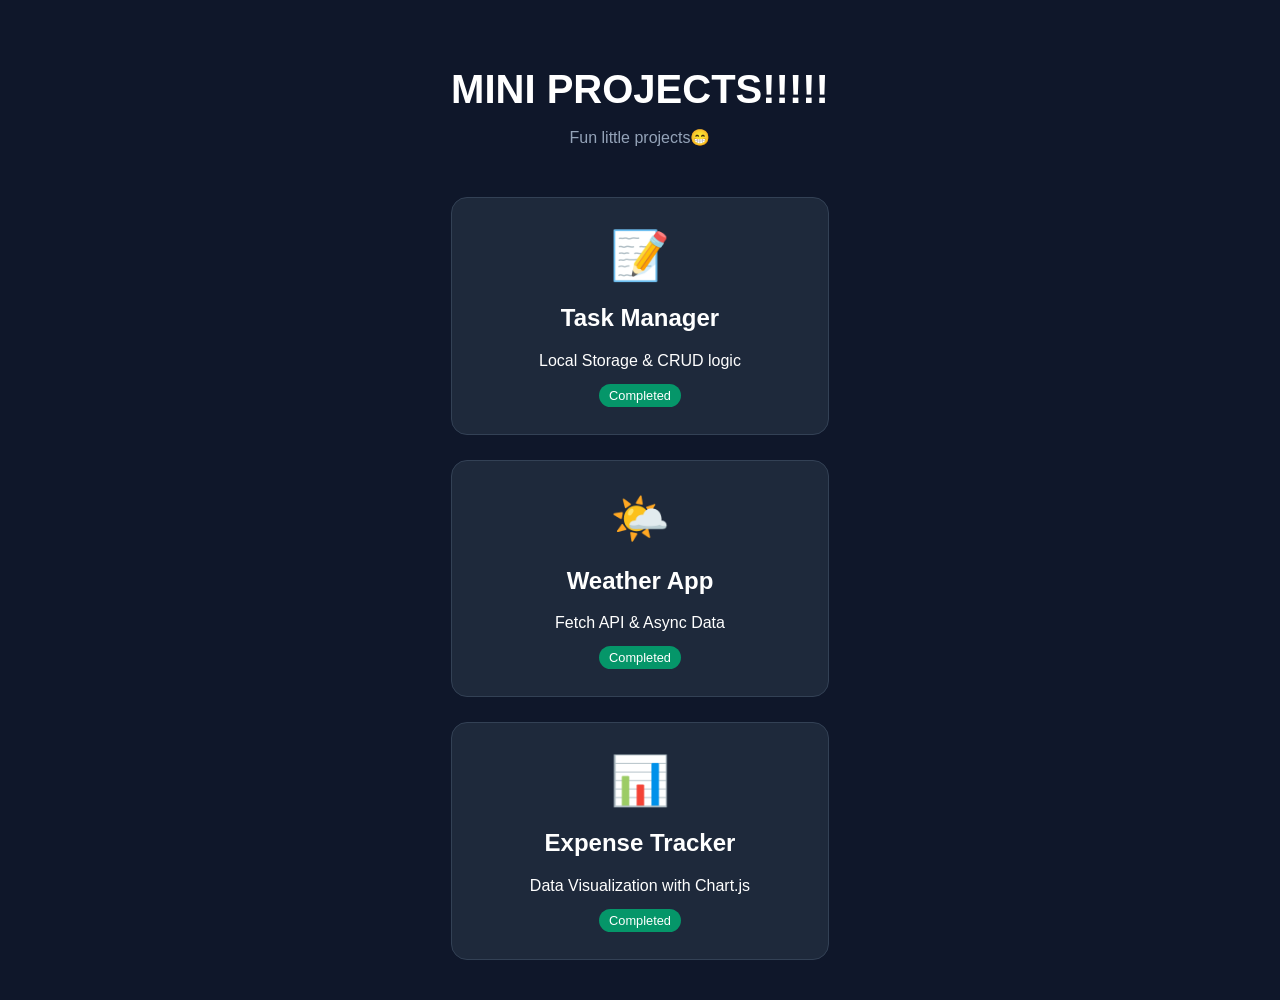
<file: index.html>
<!DOCTYPE html>
<html lang="en">
<head>
    <meta charset="UTF-8">
    <meta name="viewport" content="width=device-width, initial-scale=1.0">
    <title>My JS Project Hub</title>
    <link rel="stylesheet" href="style.css">
</head>
<body>
    <div class="hub-container">
        <header>
            <h1>MINI PROJECTS!!!!!</h1>
            <p>Fun little projects😁​</p>
        </header>

        <main class="project-grid">
            <a href="smart-task-manager/STM.html" class="project-card">
                <div class="icon">📝</div>
                <h2>Task Manager</h2>
                <p>Local Storage & CRUD logic</p>
                <span class="status">Completed</span>
            </a>

            <a href="weather-dashboard/WD.html" class="project-card">
                <div class="icon">🌤️</div>
                <h2>Weather App</h2>
                <p>Fetch API & Async Data</p>
                <span class="status">Completed</span>
            </a>

            <a href="expense-tracker/ET.html" class="project-card">
                <div class="icon">📊</div>
                <h2>Expense Tracker</h2>
                <p>Data Visualization with Chart.js</p>
                <span class="status">Completed</span>
            </a>
        </main>
    </div>
</body>
</html>
</file>
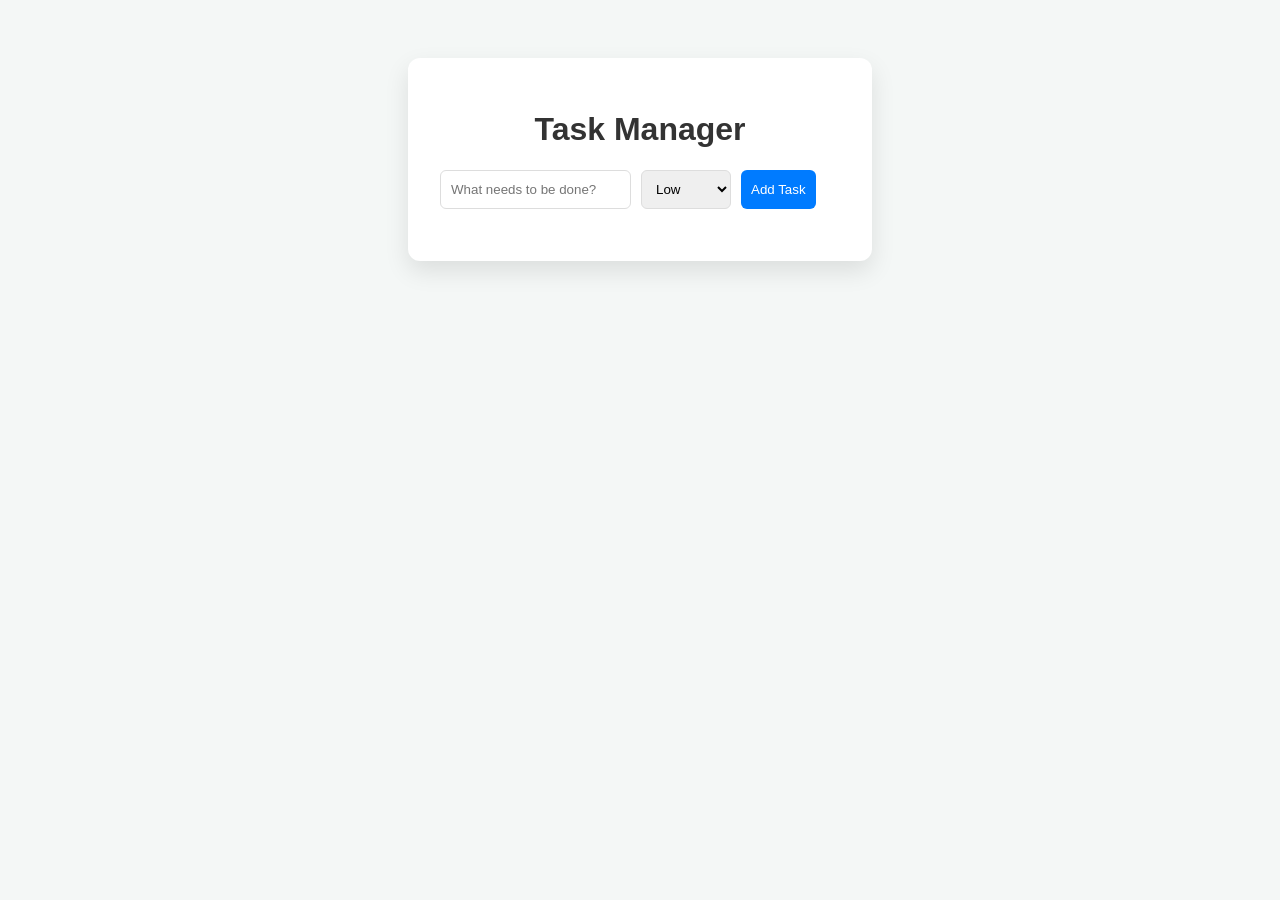
<file: smart-task-manager/STM.html>
<!DOCTYPE html>
<html lang="en">
<head>
    <meta charset="UTF-8">
    <meta name="viewport" content="width=device-width, initial-scale=1.0">
    <title>Smart Task Manager</title>
    <link rel="stylesheet" href="STM.css">
</head>
<body>
    <div class="container">
        <h1>Task Manager</h1>
        <div class="input-group">
            <input type="text" id="taskInput" placeholder="What needs to be done?">
            <select id="priorityInput">
                <option value="low">Low</option>
                <option value="medium">Medium</option>
                <option value="high">High</option>
            </select>
            <button id="addBtn">Add Task</button>
        </div>
        <ul id="taskList"></ul>
    </div>
    <script src="STM.js"></script>
</body>
</html>
</file>
<file: style.css>
body {
    margin: 0;
    font-family: 'Inter', sans-serif;
    background-color: #0f172a; /* Deep tech navy */
    color: white;
    display: flex;
    justify-content: center;
    min-height: 100vh;
}

.hub-container {
    max-width: 900px;
    padding: 40px 20px;
    text-align: center;
}

header h1 { font-size: 2.5rem; margin-bottom: 10px; }
header p { color: #94a3b8; margin-bottom: 50px; }

.project-grid {
    display: grid;
    grid-template-columns: repeat(auto-fit, minmax(250px, 1fr));
    gap: 25px;
}

.project-card {
    background: #1e293b;
    padding: 30px;
    border-radius: 16px;
    text-decoration: none;
    color: white;
    transition: transform 0.3s ease, border-color 0.3s ease;
    border: 1px solid #334155;
    display: block;
}

.project-card:hover {
    transform: translateY(-10px);
    border-color: #38bdf8; 
}

.icon { font-size: 3rem; margin-bottom: 15px; }
.status { font-size: 0.8rem; background: #059669; padding: 4px 10px; border-radius: 20px; }
.coming-soon { background: #475569; }
</file>
<file: smart-task-manager/STM.css>
body {
    font-family: 'Segoe UI', Tahoma, Geneva, Verdana, sans-serif;
    background-color: #f4f7f6;
    display: flex;
    justify-content: center;
    padding-top: 50px;
}

.container {
    background: white;
    padding: 2rem;
    border-radius: 12px;
    box-shadow: 0 10px 25px rgba(0,0,0,0.1);
    width: 400px;
}

h1 { text-align: center; color: #333; }

.input-group {
    display: flex;
    gap: 10px;
    margin-bottom: 20px;
}

input, select, button {
    padding: 10px;
    border: 1px solid #ddd;
    border-radius: 6px;
}

button {
    background-color: #007bff;
    color: white;
    border: none;
    cursor: pointer;
}

button:hover { background-color: #0056b3; }

ul { list-style: none; padding: 0; }

li {
    background: #fff;
    border-left: 5px solid #ccc;
    margin-bottom: 10px;
    padding: 10px;
    display: flex;
    justify-content: space-between;
    align-items: center;
    box-shadow: 0 2px 5px rgba(0,0,0,0.05);
}

li.high { border-left-color: #ff4d4d; }
li.medium { border-left-color: #ffad33; }
li.low { border-left-color: #2eb82e; }

.delete-btn {
    background-color: #ffefef;
    color: #ff4d4d;
    font-size: 12px;
}
</file>
